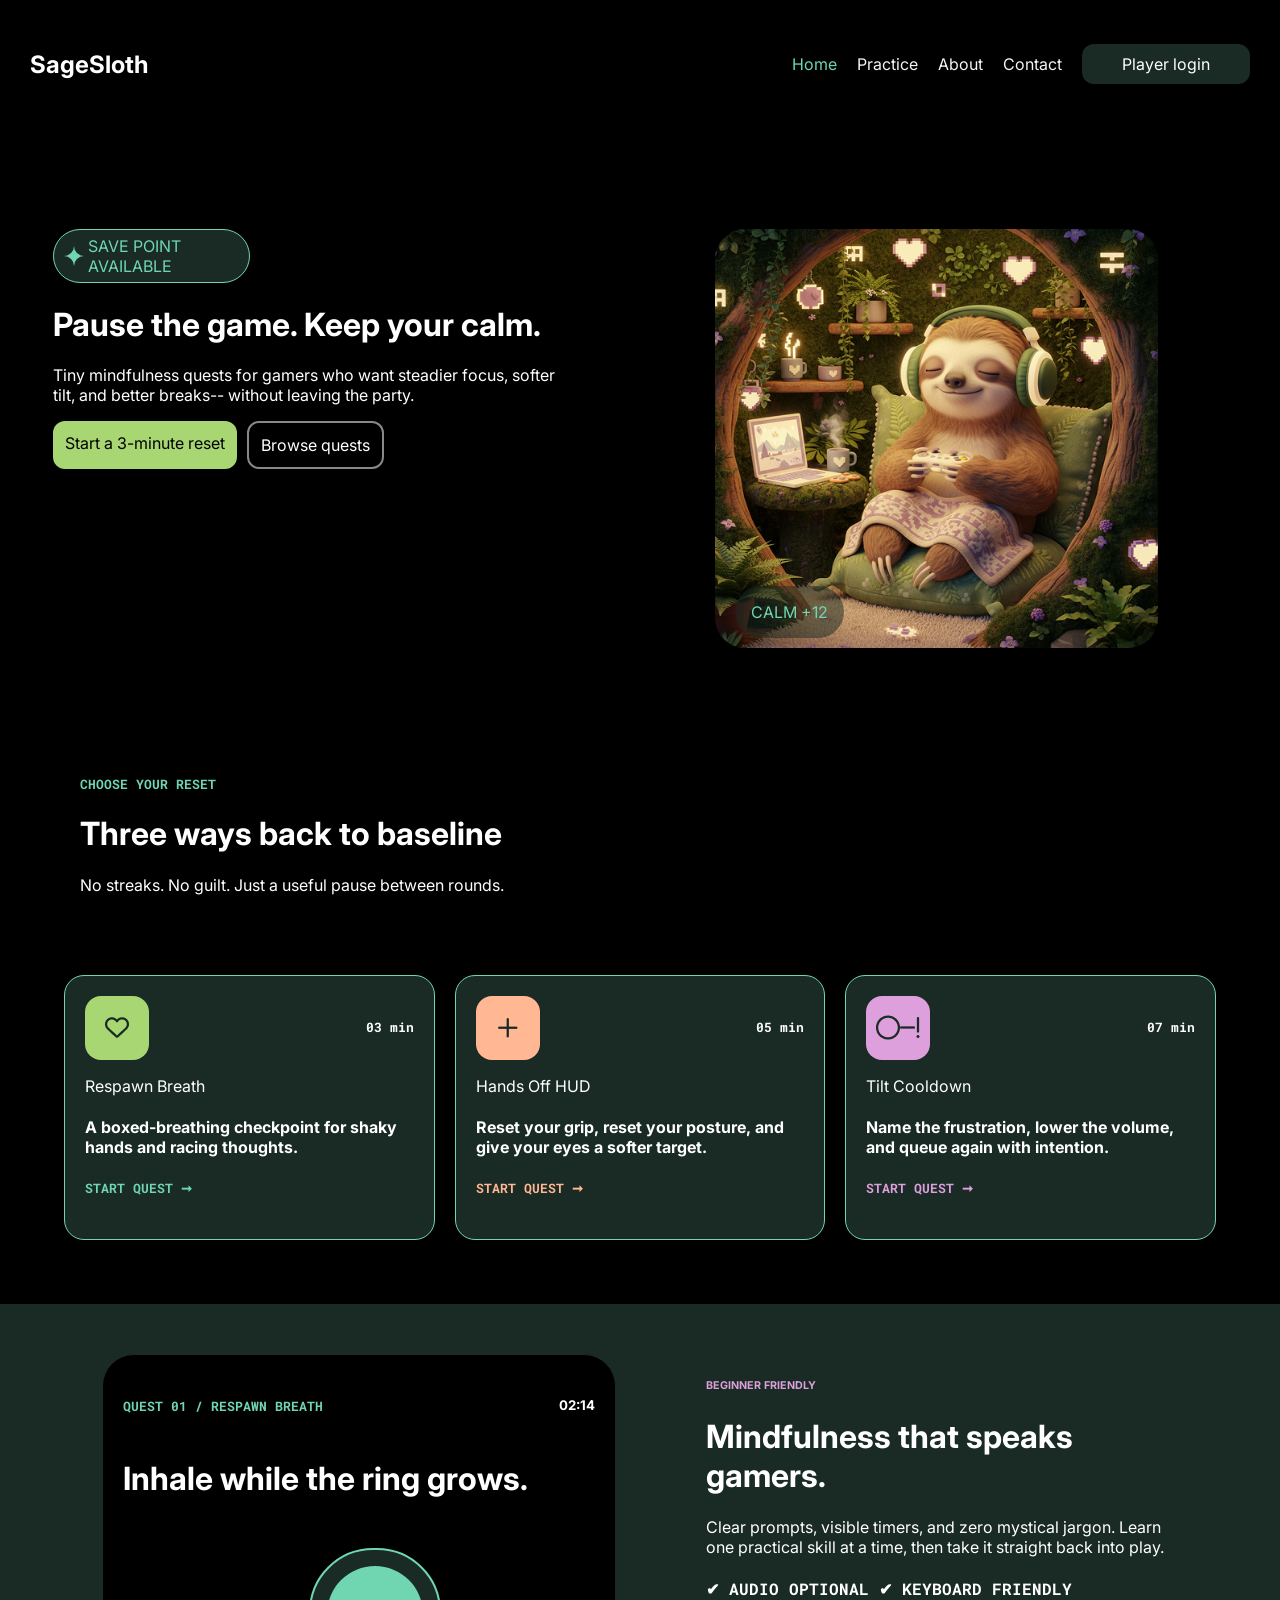
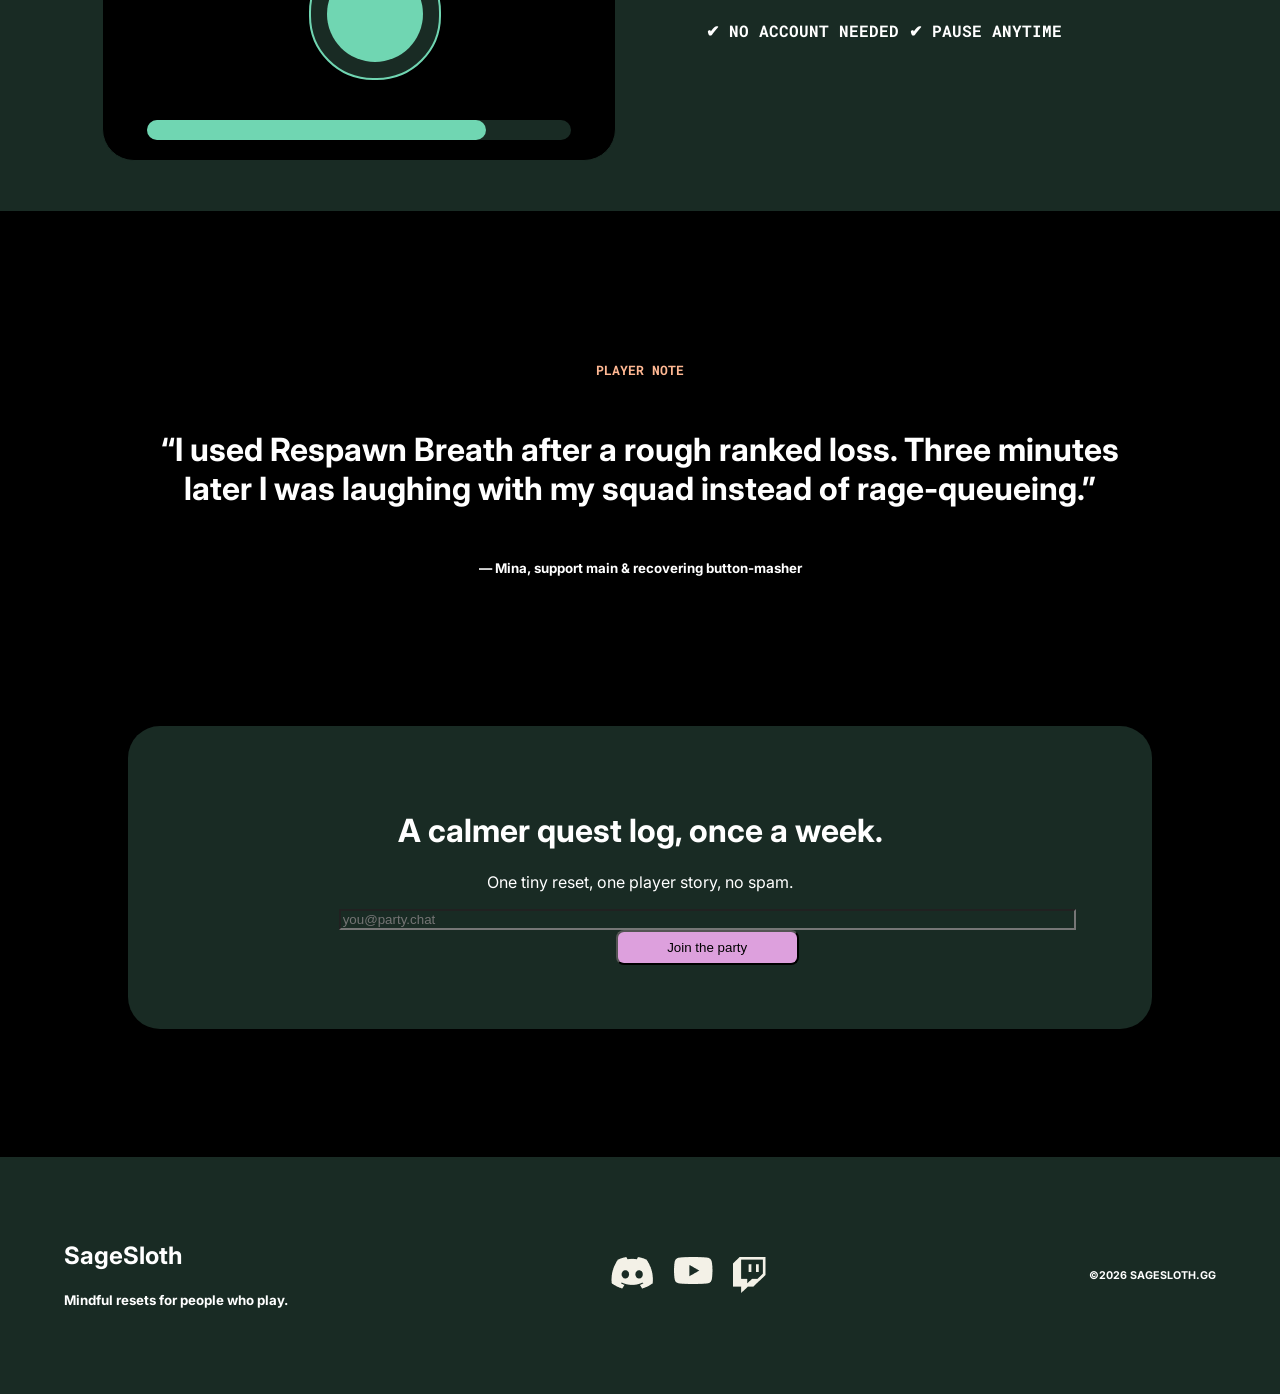
<file: index.html>
<!DOCTYPE html>
<html lang="en">
<head>
    <link rel="stylesheet" href="CSS\style.css">
    <title>Home - SageSloth</title>
    <link rel="preconnect" href="https://fonts.googleapis.com">
    <link rel="preconnect" href="https://fonts.gstatic.com" crossorigin>
    <link href="https://fonts.googleapis.com/css2?family=Roboto+Mono:ital,wght@0,100..700;1,100..700&display=swap" rel="stylesheet">
    <link rel="preconnect" href="https://fonts.googleapis.com">
    <link rel="preconnect" href="https://fonts.gstatic.com" crossorigin>
    <link href="https://fonts.googleapis.com/css2?family=Inter:ital,opsz,wght@0,14..32,100..900;1,14..32,100..900&display=swap" rel="stylesheet">
</head>
<body>
    <nav>
        <div><h1>SageSloth</h1></div>
        <div class="headerButtons">
            <div class="headerButton" id="currentHeader">Home</div>
            <div class="headerButton"><a href="practice.html">Practice</a></div>
            <div class="headerButton"><a href="about.html">About</a></div>
            <div class="headerButton"><a href="contact.html">Contact</a></div>
            <div class="headerButton" id="playerLoginHeader">Player login</div>
        </div>
    </nav>
    <div class="hero">
        <div class="heroMains">
            <div id="heroSave">
                <div id="heroSaveCircle">
                    <div class="heroSaveCircleLayers">
                        <div class="heroSaveCircleCorners" id="hSCC1"></div>
                        <div class="heroSaveCircleCorners" id="hSCC2"></div>
                    </div>
                    <div class="heroSaveCircleLayers">
                        <div class="heroSaveCircleCorners" id="hSCC3"></div>
                        <div class="heroSaveCircleCorners" id="hSCC4"></div>
                    </div>
                </div>
                <p id="heroSaveText">SAVE POINT AVAILABLE</p>
            </div>
            <h1>Pause the game. Keep your calm.</h1>
            <p>Tiny mindfulness quests for gamers who want steadier focus, softer tilt, and better breaks-- without leaving the party.</p>
            <div class="heroButtons">
                <div id="greenHeroButton">Start a 3-minute reset</div>
                <div id="blackHeroButton">Browse quests</div>
            </div>
        </div>
        <div class="heroMains" id="heroImage">
            <img src="Images\sage-sloth.png" alt="AI sloth">
            <div id="imageCalm">CALM +12</div>
        </div>
    </div>
    <div class="resetModes">
        <div id="resetModesTop">
            <h5>CHOOSE YOUR RESET</h5>
            <h1>Three ways back to baseline</h1>
            <p>No streaks. No guilt. Just a useful pause between rounds.</p>
        </div>
        <div class="resetModesOptions">
            <div class="rMOption">
                <div class="rMOptionImageTime">
                    <div id="RMOITheart">
                        <img src="Images\heart-icon.png" alt="heart">
                    </div>
                    <h5>03 min</h5>
                </div>
                <p>Respawn Breath</p>
                <h4>A boxed-breathing checkpoint for shaky hands and racing thoughts.</h4>
                <h5 id="resetModesHeartStart">START QUEST &#10142;</h5>
            </div>
            <div class="rMOption">
                                <div class="rMOptionImageTime">
                    <div id="RMOITplus">
                        <img src="Images\plus-icon.png" alt="plus">
                    </div>
                    <h5>05 min</h5>
                </div>
                <p>Hands Off HUD</p>
                <h4>Reset your grip, reset your posture, and give your eyes a softer target.</h4>
                <h5 id="resetModesPlusStart">START QUEST &#10142;</h5>
            </div>
            <div class="rMOption">
                                <div class="rMOptionImageTime">
                    <div id="RMOITtilt">
                        <img src="Images\tilt-icon.png" alt="tilt">
                    </div>
                    <h5>07 min</h5>
                </div>
                <p>Tilt Cooldown</p>
                <h4>Name the frustration, lower the volume, and queue again with intention.</h4>
                <h5 id="resetModesTiltStart">START QUEST &#10142;</h5>
            </div>
        </div>
    </div>
    <div class="beginnerQuest">
        <div id="questMain">
            <div id="questBreatheBox">
                <div id="questTimer">
                    <h5 id="questTimerName">QUEST 01 / RESPAWN BREATH</h5>
                    <h5> 02:14</h5>
                </div>
                <h1>Inhale while the ring grows.</h1>
                <div id="questBreatheCircle">
                    <div></div>
                </div>
                <div id="questProgress">
                    <div></div>
                </div>
            </div>
            <div id="questDesc">
                <h6>BEGINNER FRIENDLY</h6>
                <h1>Mindfulness that speaks gamers.</h1>
                <p>Clear prompts, visible timers, and zero mystical jargon. Learn one practical skill at a time, then take it straight back into play.</p>
                <h4>&#10004; AUDIO OPTIONAL   &#10004; KEYBOARD FRIENDLY</h4>
                <h4>&#10004; NO ACCOUNT NEEDED   &#10004; PAUSE ANYTIME</h4>
            </div>
        </div>
    </div>
    <div id="playerNoteMain">
        <h5 id="playerNoteNote">PLAYER NOTE</h5>
        <h1>“I used Respawn Breath after a rough ranked loss. Three minutes later I was laughing with my squad instead of rage-queueing.”</h1>
        <h5>— Mina, support main & recovering button-masher</h5>
    </div>
    <div id="inviteMain">
        <h1>A calmer quest log, once a week.</h1>
        <p>One tiny reset, one player story, no spam.</p>
        <div  id="inviteDiv">
            <form>
                <input id="inviteField" type="email" placeholder="you@party.chat" size="90">
                <input id="inviteButton" type="button" value="Join the party">
            </form>
        </div>
    </div>
    <footer>
        <div>
            <h2>SageSloth</h2>
            <h5>Mindful resets for people who play.</h5>
        </div>
        <div>
            <div id="footerIcons">
                <img src="Images\discord-icon.png" alt="practice">
                <img src="Images\youtube-icon.png" alt="about">
                <img src="Images\twitch-icon.png" alt="contact">
            </div>
        </div>
        <div>
            <h6> &#169;2026 SAGESLOTH.GG</h6>
        </div>
    </footer>
</body>
</html>
</file>
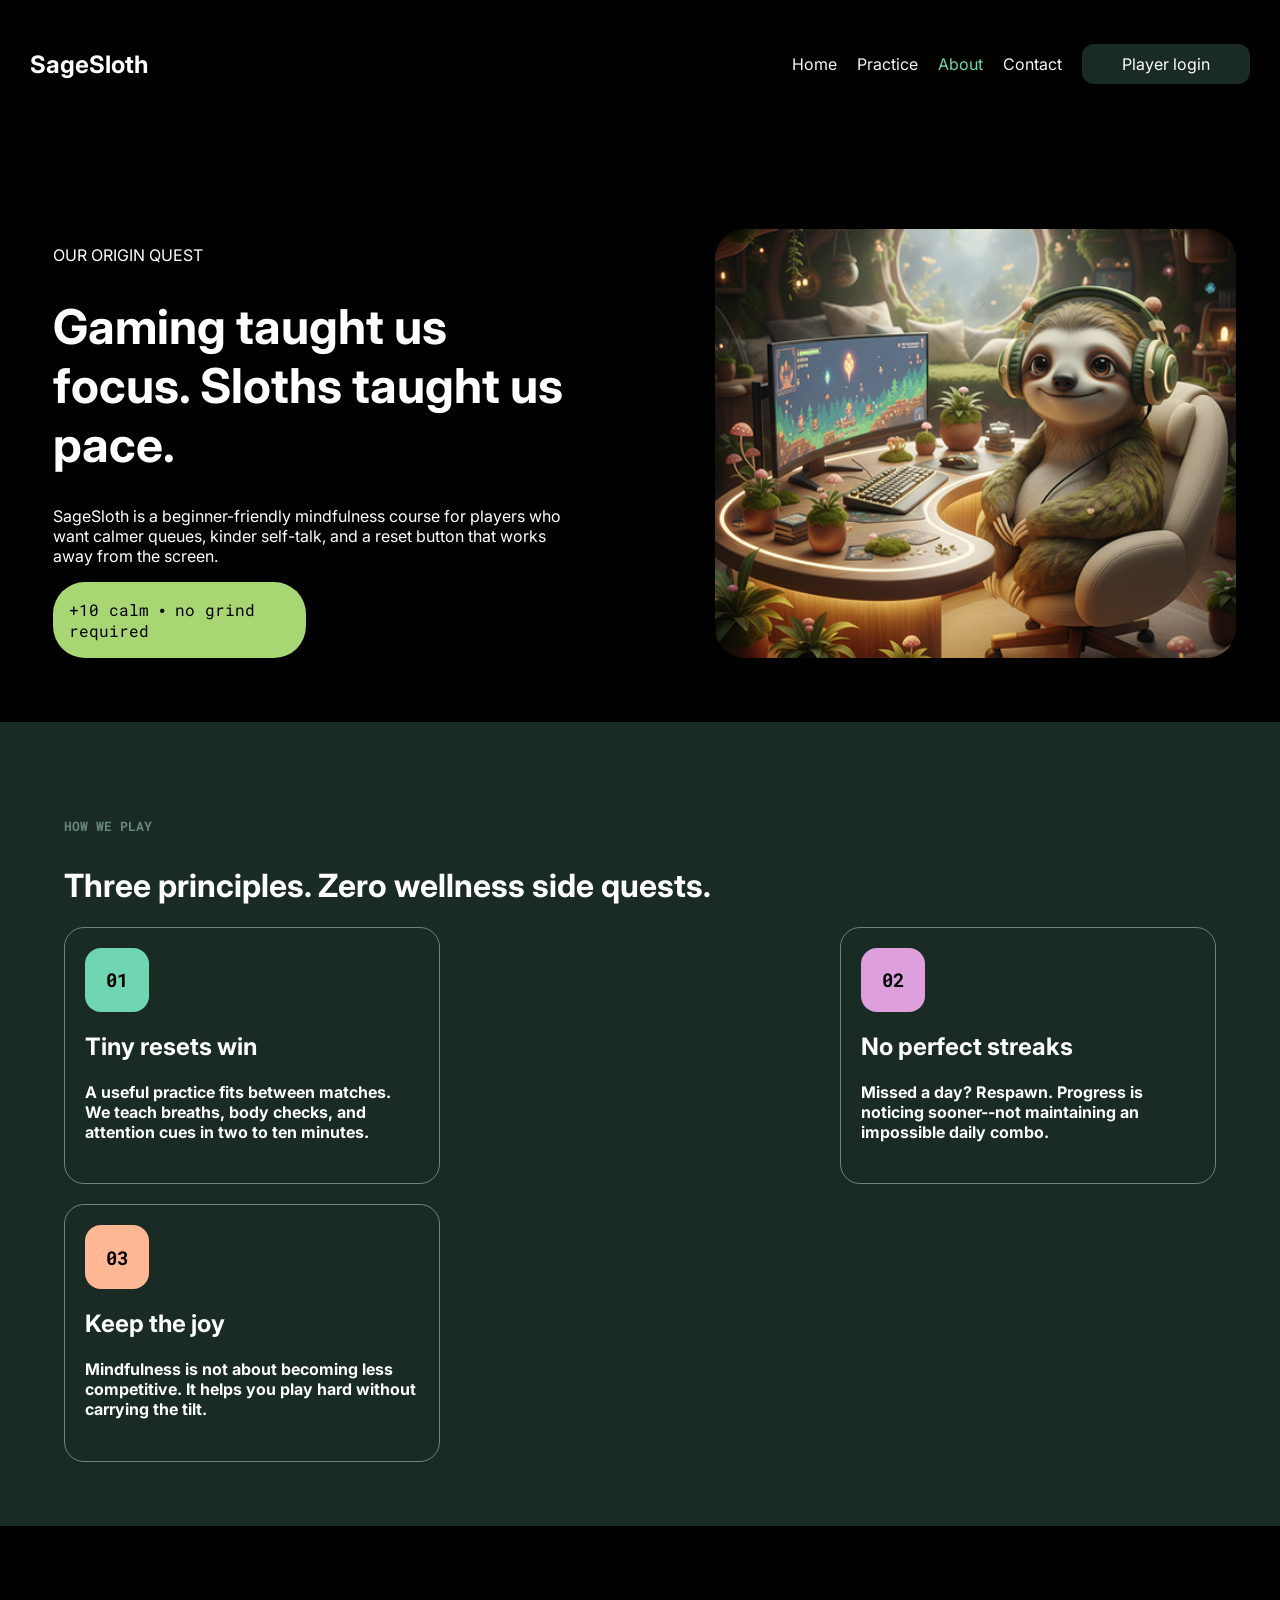
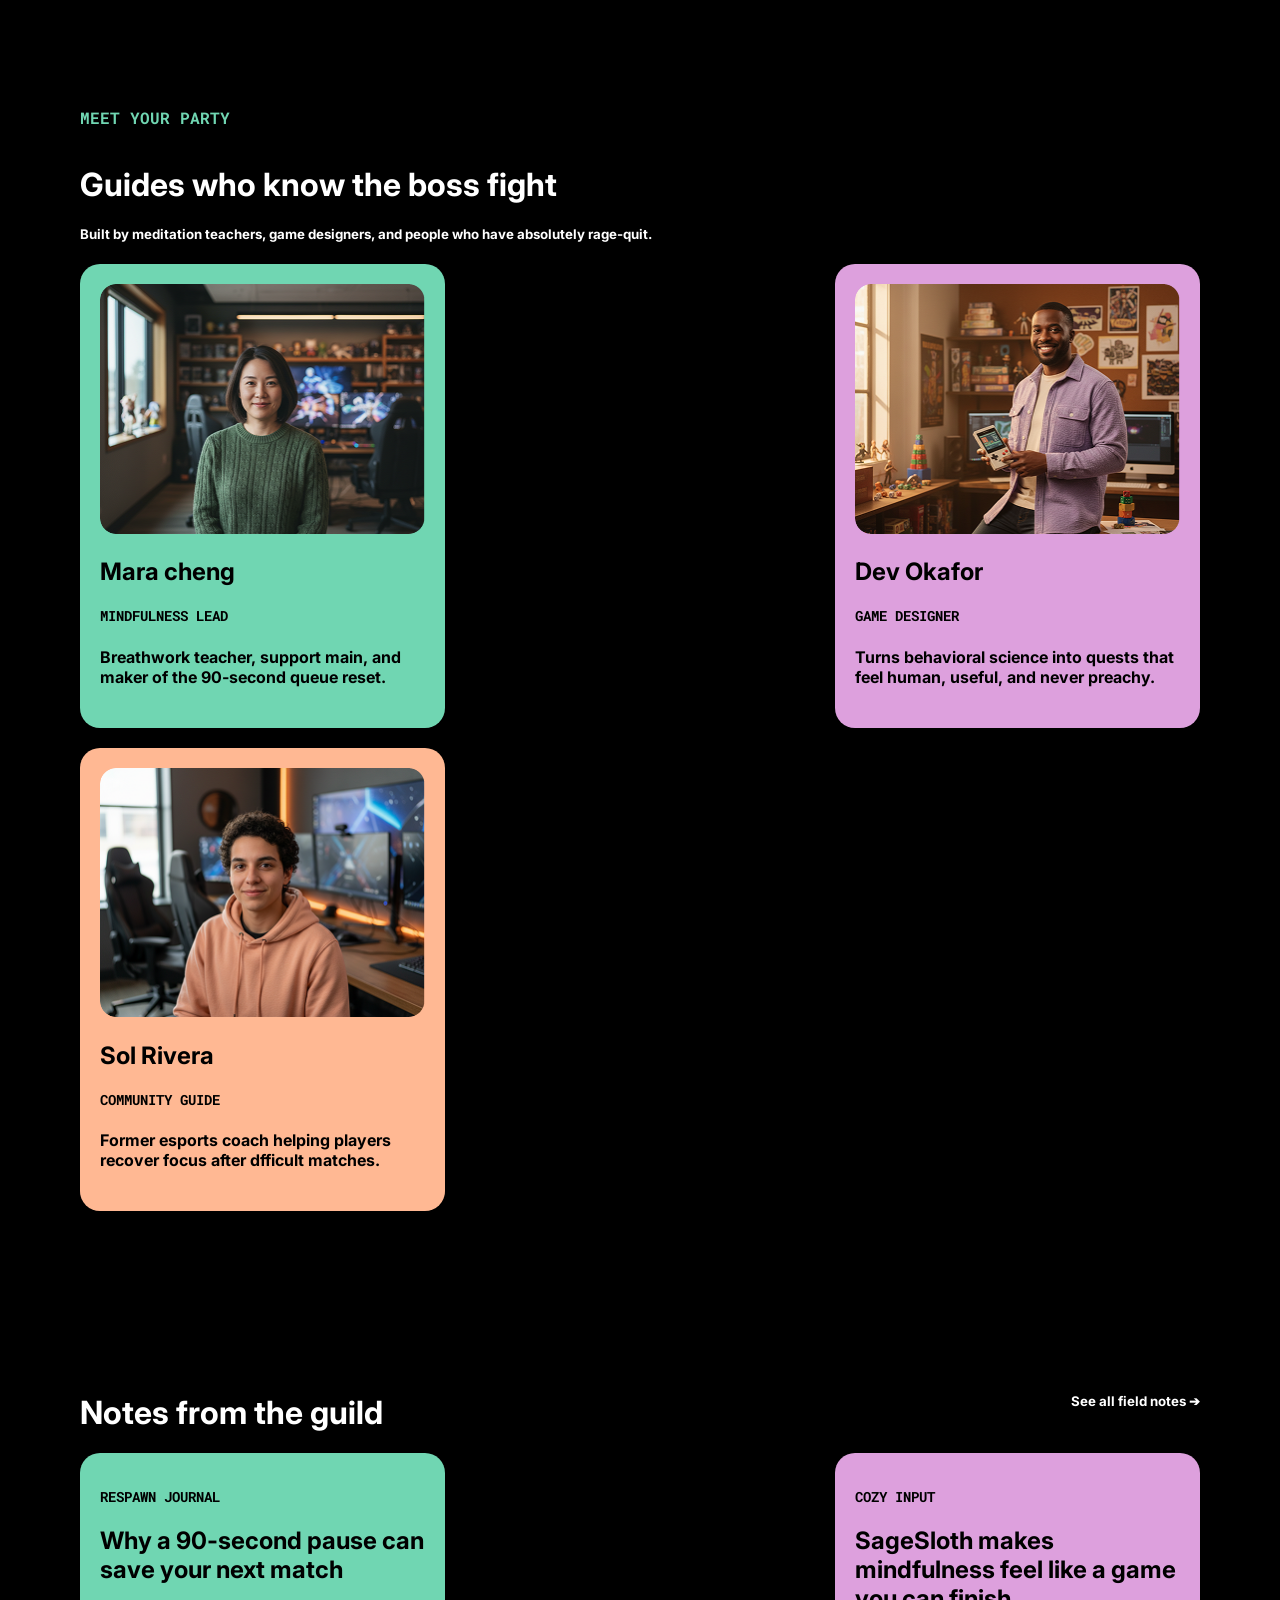
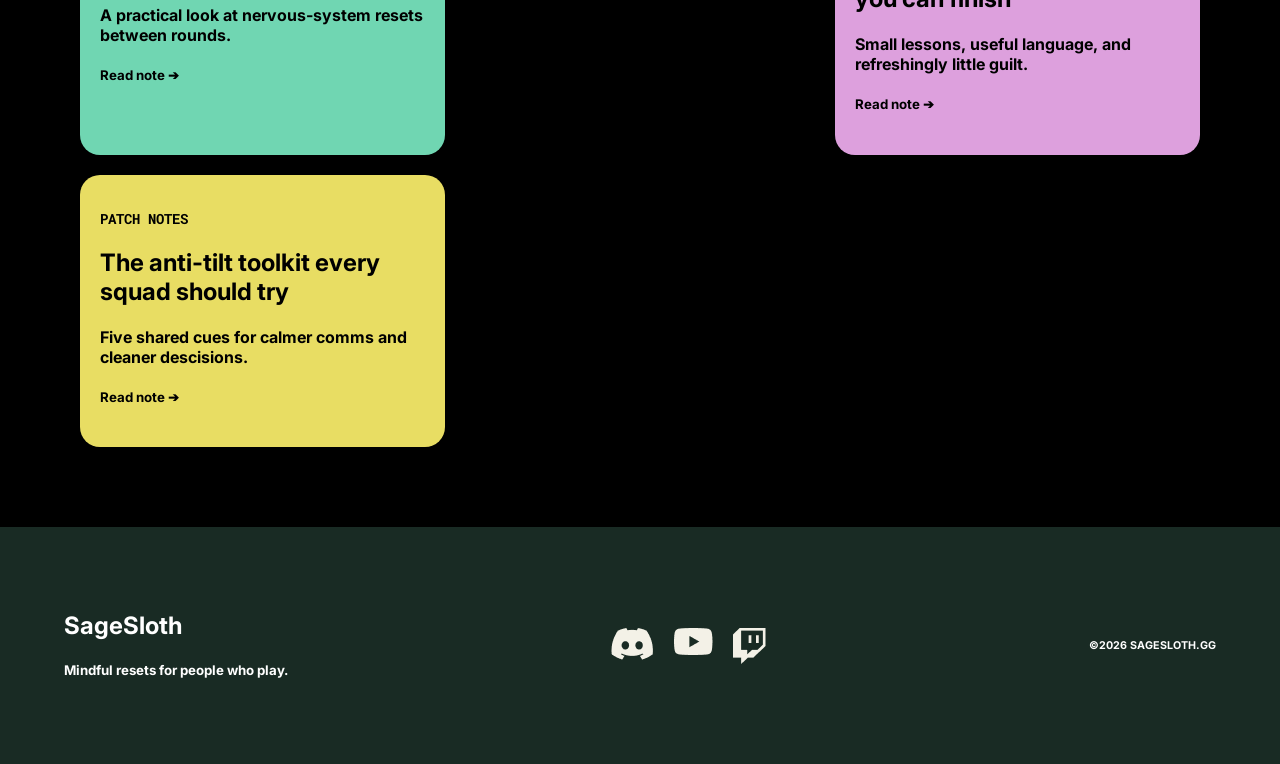
<file: about.html>
<!DOCTYPE html>
<html lang="en">
<head>
    <link rel="stylesheet" href="CSS\about.css">
    <title>About - SageSloth</title>
    <link rel="preconnect" href="https://fonts.googleapis.com">
    <link rel="preconnect" href="https://fonts.gstatic.com" crossorigin>
    <link href="https://fonts.googleapis.com/css2?family=Roboto+Mono:ital,wght@0,100..700;1,100..700&display=swap" rel="stylesheet">
    <link rel="preconnect" href="https://fonts.googleapis.com">
    <link rel="preconnect" href="https://fonts.gstatic.com" crossorigin>
    <link href="https://fonts.googleapis.com/css2?family=Inter:ital,opsz,wght@0,14..32,100..900;1,14..32,100..900&display=swap" rel="stylesheet">
</head>
<body>
    <nav>
        <div><h1>SageSloth</h1></div>
        <div class="headerButtons">
            <div class="headerButton"><a href="index.html">Home</a></div>
            <div class="headerButton"><a href="practice.html">Practice</a></div>
            <div class="headerButton" id="currentHeader">About</div>
            <div class="headerButton"><a href="contact.html">Contact</a></div>
            <div class="headerButton" id="playerLoginHeader">Player login</div>
        </div>
    </nav>
    <div class="hero">
        <div class="heroMains">
            <p id="heroQuestText">OUR ORIGIN QUEST</p>
            <h1>Gaming taught us focus. Sloths taught us pace.</h1>
            <p>SageSloth is a beginner-friendly mindfulness course for players who want calmer queues, kinder self-talk, and a reset button that works away from the screen.</p>
            <div>
                <p>+10 calm &#10625; no grind required</p>
            </div>
        </div>
        <div class="heroMains"><img src="Images\about-sloth.png" alt="AI sloth"></div>
    </div>
    <div class="resetModes">
        <div id="resetModesTop">
            <h6>HOW WE PLAY</h6>
            <h1>Three principles. Zero wellness side quests.</h1>
        </div>
        <div class="resetModesOptions">
            <div class="rMOption">
                    <div id="RMOITA1">
                        <h3>01</h3>
                    </div>
                <h2>Tiny resets win</h2>
                <h4>A useful practice fits between matches. We teach breaths, body checks, and attention cues in two to ten minutes.</h4>
            </div>
                        <div class="rMOption">
                    <div id="RMOITA2">
                        <h3>02</h3>
                    </div>
                <h2>No perfect streaks</h2>
                <h4>Missed a day? Respawn. Progress is noticing sooner--not maintaining an impossible daily combo.</h4>
            </div>
            <div class="rMOption">
                    <div id="RMOITA3">
                        <h3>03</h3>
                    </div>
                <h2>Keep the joy</h2>
                <h4>Mindfulness is not about becoming less competitive. It helps you play hard without carrying the tilt.</h4>
            </div>
        </div>
    </div>
    <div class="party">
        <div id="partyTop">
            <h6 id="partyQuestText">MEET YOUR PARTY</h6>
            <h1>Guides who know the boss fight</h1>
            <h5>Built by meditation teachers, game designers, and people who have absolutely rage-quit.</h5>
        </div>
        <div class="partyOptions">
            <div class="parOption1">
                <img src="Images\mara-image.png" alt="Mara">
                <h2>Mara cheng</h2>
                <h3>MINDFULNESS LEAD</h3>
                <h4>Breathwork teacher, support main, and maker of the 90-second queue reset.</h4>
            </div>
                        <div class="parOption2">
                <img src="Images\developer-image.png" alt="Dev">
                <h2>Dev Okafor</h2>
                <h3>GAME DESIGNER</h3>
                <h4>Turns behavioral science into quests that feel human, useful, and never preachy.</h4>
            </div>
                        <div class="parOption3">
                <img src="Images\woman-image.png" alt="Sol">
                <h2>Sol Rivera</h2>
                <h3>COMMUNITY GUIDE</h3>
                <h4>Former esports coach helping players recover focus after dfficult matches.</h4>
            </div>
        </div>
    </div>
    <div class="notes">
        <div id="notesTop">
            <h1>Notes from the guild</h1>
            <h5>See all field notes &#10132; </h5>
        </div>
        <div class="notesOptions">
            <div class="noteOption1">
                <h3>RESPAWN JOURNAL</h3>
                <h2>Why a 90-second pause can save your next match</h2>
                <h4>A practical look at nervous-system resets between rounds.</h4>
                <h5>Read note &#10132;</h5>
            </div>
            <div class="noteOption2">
                <h3>COZY INPUT</h3>
                <h2>SageSloth makes mindfulness feel like a game you can finish</h2>
                <h4>Small lessons, useful language, and refreshingly little guilt.</h4>
                <h5>Read note &#10132;</h5>
            </div>
            <div class="noteOption3">
                <h3>PATCH NOTES</h3>
                <h2>The anti-tilt toolkit every squad should try</h2>
                <h4>Five shared cues for calmer comms and cleaner descisions.</h4>
                <h5>Read note &#10132;</h5>
            </div>
        </div>
    </div>
    <footer>
        <div>
            <h2>SageSloth</h2>
            <h5>Mindful resets for people who play.</h5>
        </div>
        <div>
            <div id="footerIcons">
                <img src="Images\discord-icon.png" alt="practice">
                <img src="Images\youtube-icon.png" alt="about">
                <img src="Images\twitch-icon.png" alt="contact">
            </div>
        </div>
        <div>
            <h6> &#169;2026 SAGESLOTH.GG</h6>
        </div>
    </footer>
</body>
</html>
</file>
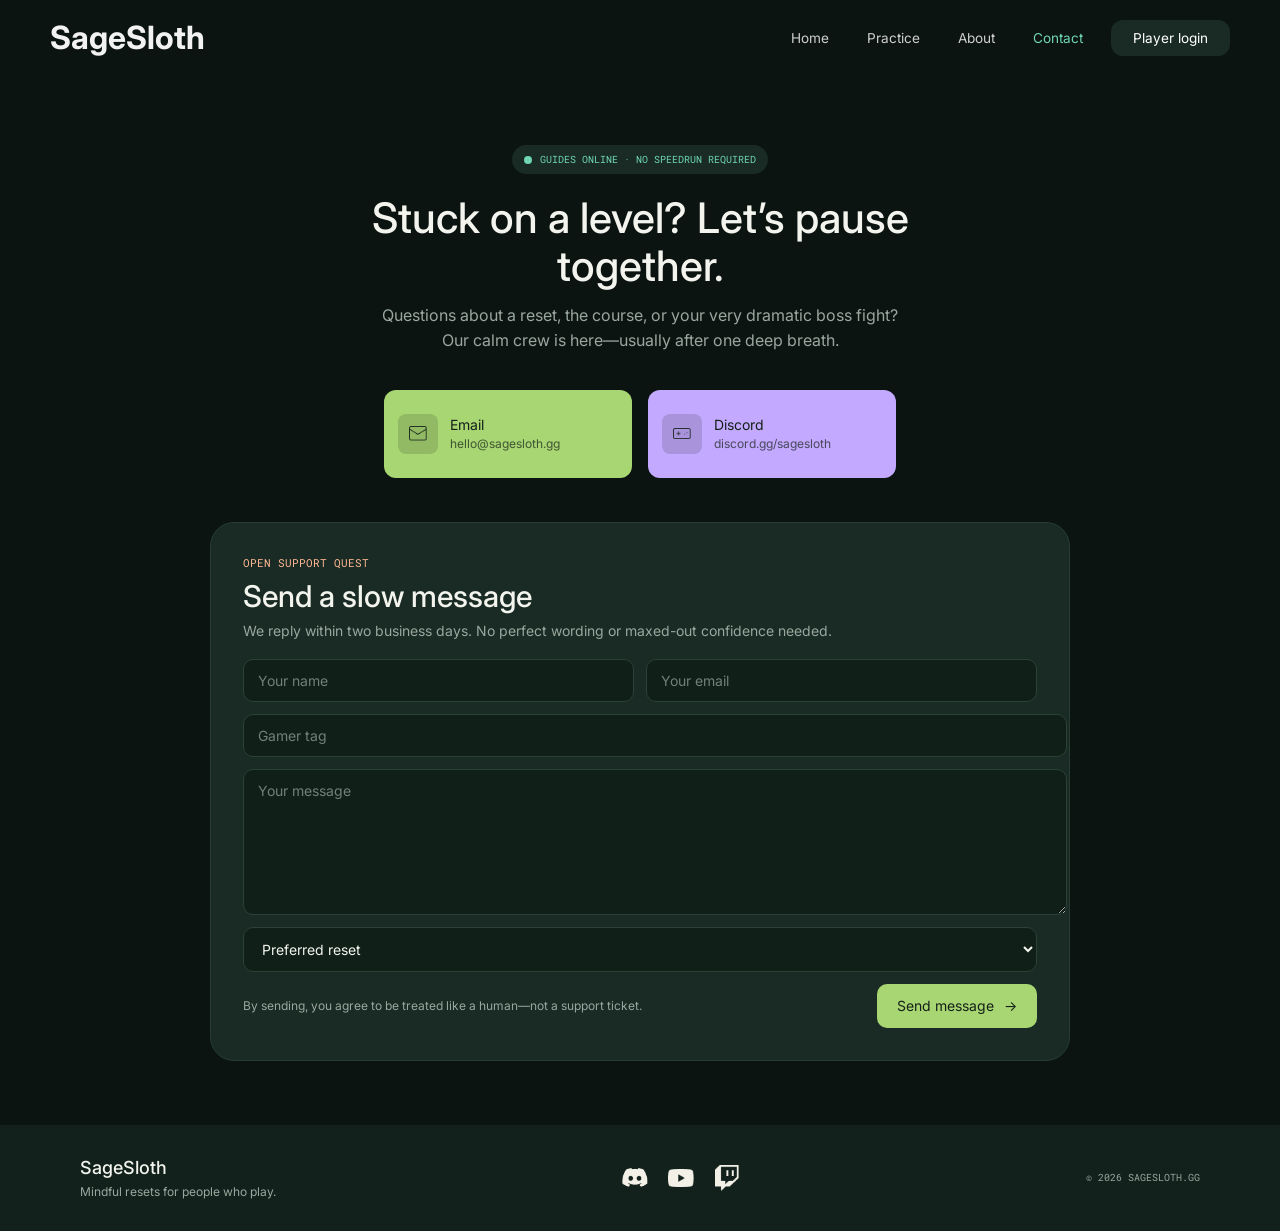
<file: contact.html>
<!DOCTYPE html>
<html lang="en">
<head>
    <meta charset="UTF-8">
    <meta name="viewport" content="width=device-width, initial-scale=1.0">
    <link rel="stylesheet" href="CSS/contact.css">
    <title>Contact - SageSloth</title>
    <link rel="preconnect" href="https://fonts.googleapis.com">
    <link rel="preconnect" href="https://fonts.gstatic.com" crossorigin>
    <link href="https://fonts.googleapis.com/css2?family=Roboto+Mono:ital,wght@0,100..700;1,100..700&display=swap" rel="stylesheet">
    <link href="https://fonts.googleapis.com/css2?family=Inter:ital,opsz,wght@0,14..32,100..900;1,14..32,100..900&display=swap" rel="stylesheet">
</head>
<body>
    <div class="page-container">
        <nav>
            <h1>SageSloth</h1>
            <div class="nav-links">
                <a class="nav-link" href="index.html">Home</a>
                <a class="nav-link" href="practice.html">Practice</a>
                <a class="nav-link" href="about.html">About</a>
                <span class="nav-link is-active" aria-current="page">Contact</span>
                <span class="nav-login-button">Player login</span>
            </div>
        </nav>
    </div>

    <main>
        <section class="hero" aria-labelledby="contact-title">
            <div class="hero-content">
                <div class="status-badge">
                    <span class="status-dot" aria-hidden="true"></span>
                    <p class="status-label">GUIDES ONLINE &middot; NO SPEEDRUN REQUIRED</p>
                </div>
                <h1 id="contact-title">Stuck on a level? Let&rsquo;s pause together.</h1>
                <p>Questions about a reset, the course, or your very dramatic boss fight? Our calm crew is here&mdash;usually after one deep breath.</p>
            </div>
        </section>

        <section class="contact-options" aria-label="Contact options">
            <a class="contact-card email-card" href="mailto:hello@sagesloth.gg">
                <span class="contact-icon"><img src="Images/mail-icon.png" alt=""></span>
                <span class="contact-info">
                    <span class="contact-label">Email</span>
                    <span class="contact-detail">hello@sagesloth.gg</span>
                </span>
            </a>
            <a class="contact-card discord-card" href="https://discord.gg/sagesloth">
                <span class="contact-icon"><img src="Images/console-icon.png" alt=""></span>
                <span class="contact-info">
                    <span class="contact-label">Discord</span>
                    <span class="contact-detail">discord.gg/sagesloth</span>
                </span>
            </a>
        </section>

        <section class="message-card" aria-labelledby="message-title">
            <p class="message-label">OPEN SUPPORT QUEST</p>
            <h2 id="message-title">Send a slow message</h2>
            <p class="message-intro">We reply within two business days. No perfect wording or maxed-out confidence needed.</p>
            <form action="mailto:hello@sagesloth.gg" method="post" enctype="text/plain">
                <div class="form-fields">
                    <input type="text" name="name" placeholder="Your name" aria-label="Your name" autocomplete="name" required>
                    <input type="email" name="email" placeholder="Your email" aria-label="Your email" autocomplete="email" required>
                </div>
                <input type="text" name="gamer-tag" placeholder="Gamer tag" aria-label="Gamer tag">
                <textarea name="message" placeholder="Your message" aria-label="Your message" required></textarea>
                <select name="preferred-reset" aria-label="Preferred reset">
                    <option value="" selected>Preferred reset</option>
                    <option value="respawn-breath">Respawn Breath</option>
                    <option value="hands-off-hud">Hands Off HUD</option>
                    <option value="tilt-cooldown">Tilt Cooldown</option>
                    <option value="not-sure">Not sure yet</option>
                </select>
                <div class="form-actions">
                    <p>By sending, you agree to be treated like a human&mdash;not a support ticket.</p>
                    <button class="send-button" type="submit">Send message <span aria-hidden="true">&rarr;</span></button>
                </div>
            </form>
        </section>
    </main>

    <footer>
        <div>
            <h2>SageSloth</h2>
            <p>Mindful resets for people who play.</p>
        </div>
        <div class="social-links">
            <a href="https://discord.gg/sagesloth" aria-label="SageSloth on Discord"><img src="Images/discord-icon.png" alt=""></a>
            <img src="Images/youtube-icon.png" alt="YouTube">
            <img src="Images/twitch-icon.png" alt="Twitch">
        </div>
        <p class="copyright">&copy; 2026 SAGESLOTH.GG</p>
    </footer>
</body>
</html>
</file>
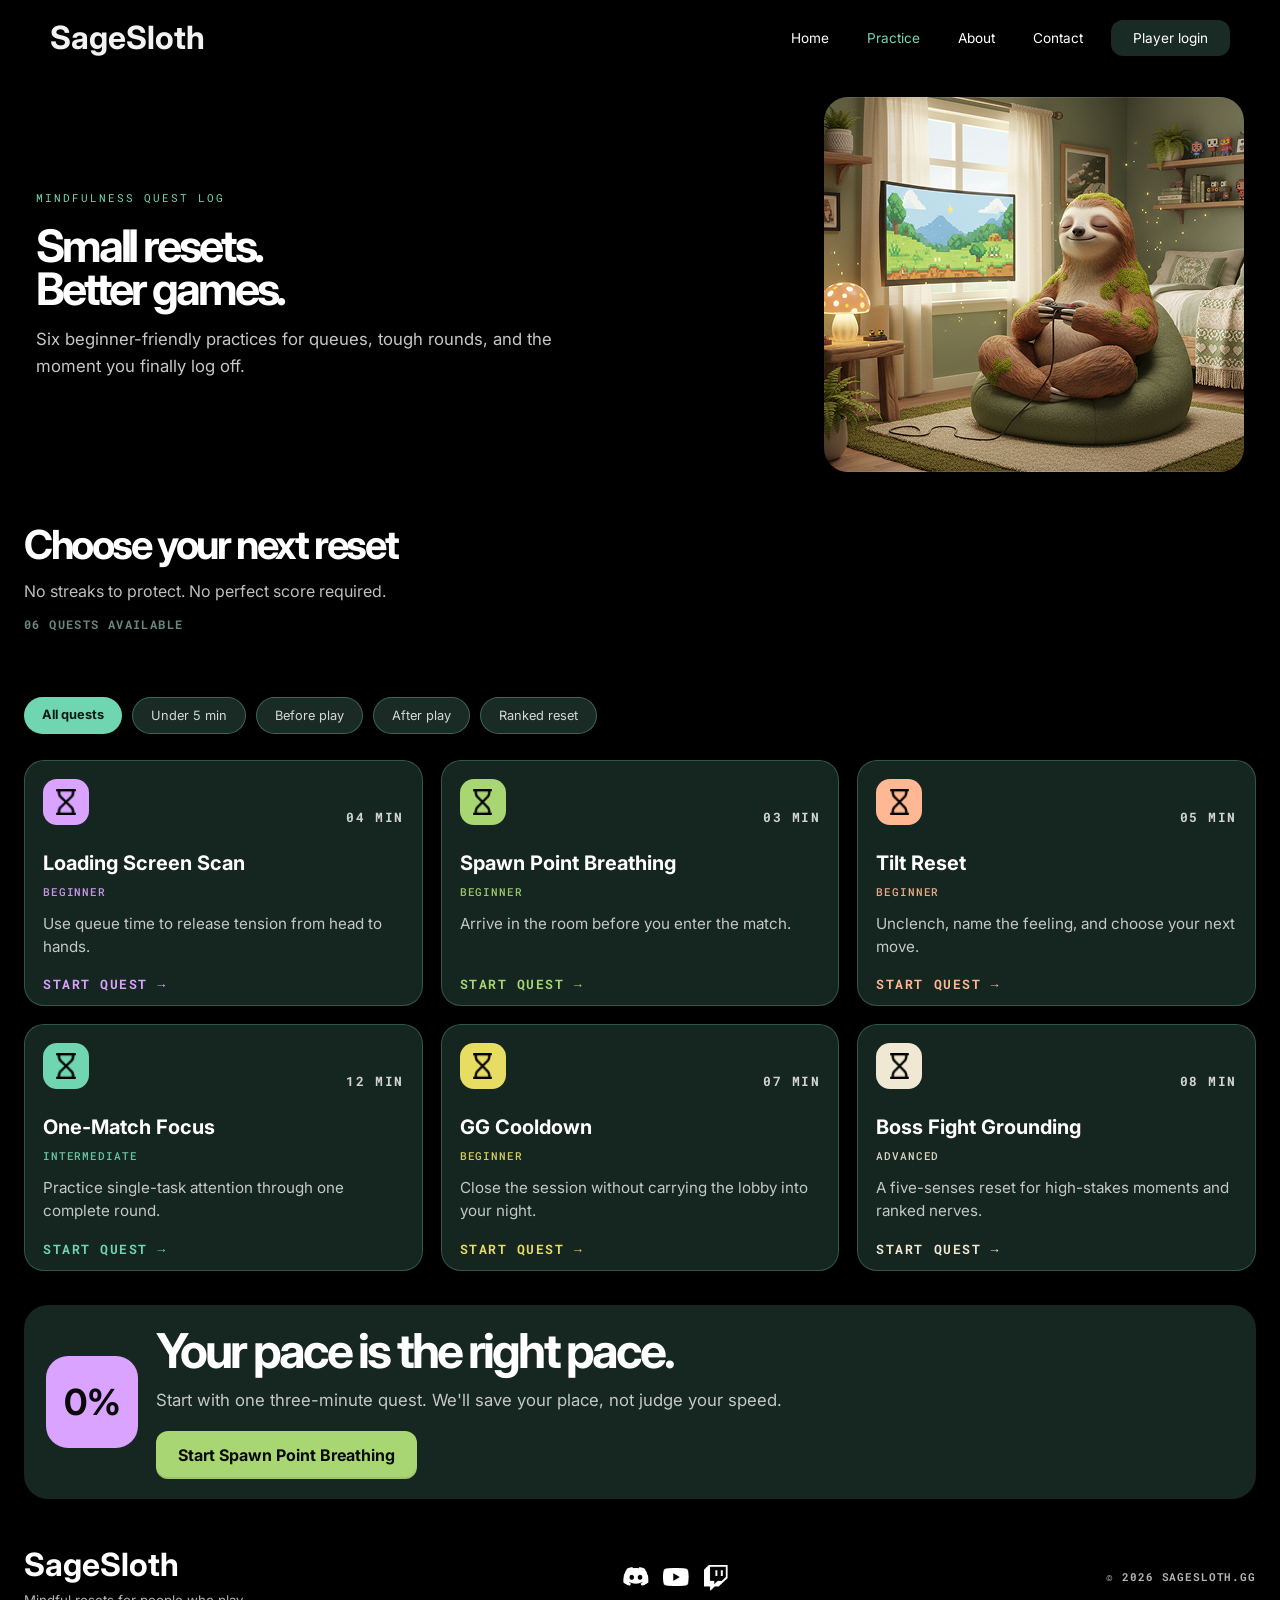
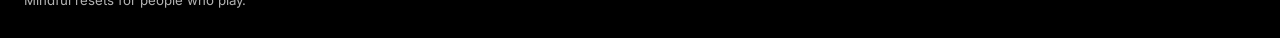
<file: practice.html>
<!DOCTYPE html>
<html lang="en">
<head>
    <meta charset="UTF-8">
    <meta name="viewport" content="width=device-width, initial-scale=1.0">
    <title>Practice - SageSloth</title>
    <link rel="preconnect" href="https://fonts.googleapis.com">
    <link rel="preconnect" href="https://fonts.gstatic.com" crossorigin>
    <link href="https://fonts.googleapis.com/css2?family=Roboto+Mono:ital,wght@0,100..700;1,100..700&display=swap" rel="stylesheet">
    <link href="https://fonts.googleapis.com/css2?family=Inter:ital,opsz,wght@0,14..32,100..900;1,14..32,100..900&display=swap" rel="stylesheet">
    <link rel="stylesheet" href="CSS/practice.css">
</head>
<body>
<div class="page-shell">
    <nav class="topbar">
        <div><h1>SageSloth</h1></div>
        <div class="nav">
            <div class="nav-item"><a href="index.html">Home</a></div>
            <div class="nav-item active">Practice</div>
            <div class="nav-item"><a href="about.html">About</a></div>
            <div class="nav-item"><a href="contact.html">Contact</a></div>
            <div class="nav-login">Player login</div>
        </div>
    </nav>

    <section class="hero">
        <div class="hero-copy">
            <p id="hero-tag">MINDFULNESS QUEST LOG</p>
            <h1>Small resets.<br>Better games.</h1>
            <p>Six beginner-friendly practices for queues, tough rounds, and the moment you finally log off.</p>
        </div>

        <div class="hero-visual">
            <img src="Images\practice-sloth.png" alt="AI sloth">
        </div>
    </section>

    <section class="quest-section">
        <div class="section-title">
            <h1>Choose your next reset</h1>
            <p>No streaks to protect. No perfect score required.</p>
            <h6>06 quests available</h6>
        </div>

        <div class="filter-bar">
            <div class="filter active">All quests</div>
            <div class="filter">Under 5 min</div>
            <div class="filter">Before play</div>
            <div class="filter">After play</div>
            <div class="filter">Ranked reset</div>
        </div>

        <div class="cards">
            <div class="quest-card">
                <div class="card-top">
                    <div class="icon heart"><img src="Images\hourglass-icon.png" alt="heart"></div>
                    <h5>04 min</h5>
                </div>
                <h2>Loading Screen Scan</h2>
                <h6 class="tone-purple">Beginner</h6>
                <p>Use queue time to release tension from head to hands.</p>
                <h5 class="tone-purple">Start quest →</h5>
            </div>

            <div class="quest-card">
                <div class="card-top">
                    <div class="icon breath"><img src="Images\hourglass-icon.png" alt="breath"></div>
                    <h5>03 min</h5>
                </div>
                <h2>Spawn Point Breathing</h2>
                <h6 class="tone-lightgreen">Beginner</h6>
                <p>Arrive in the room before you enter the match.</p>
                <h5 class="tone-lightgreen">Start quest →</h5>
            </div>

            <div class="quest-card">
                <div class="card-top">
                    <div class="icon tilt"><img src="Images\hourglass-icon.png" alt="tilt"></div>
                    <h5>05 min</h5>
                </div>
                <h2>Tilt Reset</h2>
                <h6 class="tone-peach">Beginner</h6>
                <p>Unclench, name the feeling, and choose your next move.</p>
                <h5 class="tone-peach">Start quest →</h5>
            </div>

            <div class="quest-card">
                <div class="card-top">
                    <div class="icon focus"><img src="Images\hourglass-icon.png" alt="focus"></div>
                    <h5>12 min</h5>
                </div>
                <h2>One-Match Focus</h2>
                <h6 class="tone-green">Intermediate</h6>
                <p>Practice single-task attention through one complete round.</p>
                <h5 class="tone-green">Start quest →</h5>
            </div>

            <div class="quest-card">
                <div class="card-top">
                    <div class="icon cooldown"><img src="Images\hourglass-icon.png" alt="cooldown"></div>
                    <h5>07 min</h5>
                </div>
                <h2>GG Cooldown</h2>
                <h6 class="tone-yellow">Beginner</h6>
                <p>Close the session without carrying the lobby into your night.</p>
                <h5 class="tone-yellow">Start quest →</h5>
            </div>

            <div class="quest-card">
                <div class="card-top">
                    <div class="icon ground"><img src="Images\hourglass-icon.png" alt="grounding"></div>
                    <h5>08 min</h5>
                </div>
                <h2>Boss Fight Grounding</h2>
                <h6 class="tone-light">Advanced</h6>
                <p>A five-senses reset for high-stakes moments and ranked nerves.</p>
                <h5 class="tone-light">Start quest →</h5>
            </div>
        </div>
    </section>

    <section class="pace-panel">
        <div class="pace-badge">0%</div>
        <div class="pace-copy">
            <h1>Your pace is the right pace.</h1>
            <p>Start with one three-minute quest. We'll save your place, not judge your speed.</p>
            <div class="pace-button">Start Spawn Point Breathing</div>
        </div>
    </section>

    <footer>
        <div>
            <h2>SageSloth</h2>
            <h5>Mindful resets for people who play.</h5>
        </div>
        <div class="social-icons">
            <img src="Images\discord-icon.png" alt="discord">
            <img src="Images\youtube-icon.png" alt="youtube">
            <img src="Images\twitch-icon.png" alt="twitch">
        </div>
        <div>
            <h6>© 2026 SAGESLOTH.GG</h6>
        </div>
    </footer>
</div>
</body>
</html>
</file>
<file: CSS/contact.css>
:root {
    color-scheme: dark;
    --page: #0b1411;
    --panel: #192b24;
    --field: #102019;
    --mint: #70d6b2;
    --lime: #a8d672;
    --muted: #9aa79f;
}
body {
    background-color: var(--page);
    color: #f4f4ef;
    margin: 0;
    font-family: "Inter", sans-serif;
}

.page-container {
    max-width: 1280px;
    margin: 0 auto;
    padding: 0 24px;
}

nav {
    display: flex;
    justify-content: space-between;
    align-items: center;
    max-width: 1260px;
    margin: 0 auto;
    padding: 18px 26px 12px;
}

nav h1 {
    margin: 0;
    font-size: 2rem;
    font-weight: 700;
    color: #f2f2f2;
}

.nav-links {
    display: flex;
    align-items: center;
    gap: 18px;
    font-size: 0.85rem;
}

.nav-link {
    display: block;
    padding: 8px 10px;
    text-decoration: none;
    color: rgba(255, 255, 255, 0.8);
}

.nav-link:hover,
.nav-link.is-active {
    color: var(--mint);
}

.nav-login-button {
    background: var(--panel);
    border-radius: 12px;
    padding: 10px 22px;
    color: white;
}

main {
    padding-bottom: 64px;
}

.hero {
    display: flex;
    justify-content: center;
    padding: 76px 24px 0;
    text-align: center;
}

.hero-content {
    width: min(100%, 560px);
}

.status-badge {
    display: inline-flex;
    align-items: center;
    gap: 8px;
    padding: 8px 12px;
    border-radius: 50px;
    background-color: var(--panel);
    color: var(--mint);
}

.status-dot {
    width: 8px;
    height: 8px;
    flex: 0 0 8px;
    border-radius: 50%;
    background-color: var(--mint);
}

.status-label {
    margin: 0;
    font-family: "Roboto Mono", monospace;
    font-size: 10px;
}

.hero-content h1 {
    margin: 20px 0 12px;
    font-size: clamp(30px, 4vw, 42px);
    font-weight: 500;
    line-height: 1.15;
}

.hero-content > p {
    max-width: 530px;
    margin: 0 auto;
    color: var(--muted);
    font-size: 16px;
    line-height: 1.6;
}

.contact-options {
    display: flex;
    justify-content: center;
    gap: 16px;
    margin: 36px 24px 44px;
}

.contact-card {
    display: flex;
    align-items: center;
    gap: 12px;
    width: 220px;
    min-height: 68px;
    padding: 10px 14px;
    border-radius: 12px;
    color: #142018;
    text-decoration: none;
    transition: transform 150ms ease;
}

.contact-card:hover {
    transform: translateY(-2px);
}

.email-card {
    background-color: var(--lime);
}

.discord-card {
    background-color: #c3a9ff;
}

.contact-icon {
    display: grid;
    width: 40px;
    height: 40px;
    flex: 0 0 40px;
    place-items: center;
    border-radius: 8px;
    background-color: #14201826;
}

.contact-icon img {
    width: 18px;
    height: 18px;
    object-fit: contain;
}

.contact-info {
    display: grid;
    gap: 3px;
}

.contact-label {
    font-size: 14px;
}

.contact-detail {
    font-size: 12px;
    opacity: 0.7;
}

.message-card {
    width: min(880px, 62%);
    margin: 0 auto;
    padding: 32px;
    border: 1px solid #263d33;
    border-radius: 24px;
    background-color: var(--panel);
}

.message-label {
    margin: 0 0 8px;
    color: #ffb893;
    font-family: "Roboto Mono", monospace;
    font-size: 11px;
}

.message-card h2 {
    margin: 0 0 8px;
    font-size: 30px;
    font-weight: 500;
}

.message-intro {
    margin: 0 0 20px;
    color: var(--muted);
    font-size: 14px;
}

.message-card form {
    display: grid;
    gap: 12px;
}

.form-fields {
    display: flex;
    gap: 12px;
}

.message-card input,
.message-card textarea,
.message-card select {
    min-width: 0;
    width: 100%;
    padding: 12px 14px;
    border: 1px solid #2b4036;
    border-radius: 10px;
    outline: none;
    background-color: var(--field);
    color: #f4f4ef;
    font: inherit;
    font-size: 14px;
}

.message-card input:focus,
.message-card textarea:focus,
.message-card select:focus {
    border-color: var(--mint);
}

.message-card input::placeholder,
.message-card textarea::placeholder {
    color: #718078;
}

.message-card textarea {
    min-height: 120px;
    resize: vertical;
}

.form-actions {
    display: flex;
    align-items: center;
    justify-content: space-between;
    gap: 20px;
}

.form-actions p {
    max-width: 420px;
    margin: 0;
    color: var(--muted);
    font-size: 12px;
    line-height: 1.5;
}

.send-button {
    display: inline-flex;
    align-items: center;
    justify-content: center;
    gap: 10px;
    flex: 0 0 auto;
    min-height: 44px;
    padding: 0 20px;
    border: 0;
    border-radius: 10px;
    background-color: var(--lime);
    color: #142018;
    font: inherit;
    font-size: 14px;
    cursor: pointer;
}

.send-button:hover {
    filter: brightness(1.06);
}

footer {
    display: flex;
    align-items: center;
    justify-content: space-between;
    gap: 24px;
    padding: 32px max(32px, calc((100% - 1120px) / 2));
    background-color: #12211b;
}

footer h2 {
    margin: 0 0 6px;
    font-size: 18px;
    font-weight: 500;
}

footer p {
    margin: 0;
    color: var(--muted);
    font-size: 12px;
}

.social-links {
    display: flex;
    align-items: center;
    gap: 20px;
}

.social-links img {
    display: block;
    width: 26px;
    height: 26px;
    object-fit: contain;
}

.copyright {
    font-family: "Roboto Mono", monospace;
    font-size: 10px;
}
</file>
<file: CSS/practice.css>
body {
    margin: 0;
    background: black;
    color: white;
    font-family: "Inter", sans-serif;
}

a {
    color: white;
    text-decoration: none;
}

nav {
    display: flex;
    justify-content: space-between;
    align-items: center;
    padding: 18px 26px 12px;
    max-width: 1260px;
    margin: 0 auto;
}

nav h1 {
    margin: 0;
    font-size: 2rem;
    font-weight: 700;
    color: #f2f2f2;
}

.nav {
    display: flex;
    align-items: center;
    gap: 18px;
    font-size: 0.85rem;
}

.nav-item {
    color: rgba(255,255,255,0.8);
    padding: 8px 10px;
}

.nav-item.active {
    color: #70D6B2;
}

.nav-login {
    background: #192B24;
    border-radius: 12px;
    padding: 10px 22px;
    color: white;
}

.page-shell {
    max-width: 1280px;
    margin: 0 auto;
    padding: 0 24px 20px;
}

.hero {
    display: flex;
    align-items: center;
    justify-content: space-between;
    gap: 70px;
    padding: 28px 12px 18px;
    min-height: 300px;
}

.hero-copy {
    flex: 1;
    max-width: 560px;
}

.hero-copy h1 {
    margin: 18px 0 16px;
    font-size: clamp(2.6rem, 3.5vw, 4.2rem);
    line-height: 0.95;
    letter-spacing: -0.07em;
    font-weight: 700;
}

.hero-copy p {
    margin: 0;
    font-size: 1.05rem;
    line-height: 1.6;
    color: rgba(255,255,255,0.78);
    max-width: 560px;
}

#hero-tag {
    margin: 0;
    color: #70D6B2;
    font-family: "Roboto Mono", monospace;
    font-size: 0.7rem;
    letter-spacing: 0.18em;
    text-transform: uppercase;
}

.hero-visual {
    position: relative;
    display: flex;
    align-items: center;
    justify-content: center;
    width: 100%;
    max-width: 420px;
    min-height: 260px;
}

.hero-visual img {
    width: 455px;
    max-width: 100%;
    height: 375px;
    object-fit: cover;
    border-radius: 24px;
    display: block;
}

.quest-section {
    padding: 30px 0 0;
}

.section-title {
    padding: 0 0 16px;
}

.section-title h1 {
    margin: 0;
    font-size: clamp(2.5rem, 3vw, 3.4rem);
    letter-spacing: -0.06em;
}

.section-title p {
    margin: 12px 0 0;
    color: rgba(255,255,255,0.75);
    font-size: 1rem;
}

.section-title h6 {
    margin-top: 16px;
    color: #69877c;
    font-family: "Roboto Mono", monospace;
    font-size: 0.72rem;
    letter-spacing: 0.12em;
    text-transform: uppercase;
}

.filter-bar {
    display: flex;
    gap: 10px;
    margin: 22px 0 26px;
    flex-wrap: wrap;
}

.filter {
    border-radius: 32px;
    background-color: #192B24;
    border: 1px solid rgba(112,214,178,0.35);
    padding: 10px 18px;
    color: rgba(255,255,255,0.82);
    font-size: 0.8rem;
}

.filter.active {
    background-color: #70D6B2;
    border: 0;
    color: #071c17;
    font-weight: 700;
}

.cards {
    display: grid;
    grid-template-columns: repeat(3, minmax(180px, 1fr));
    gap: 18px;
    margin-top: 18px;
}

.quest-card {
    display: flex;
    flex-direction: column;
    padding: 18px 18px 12px;
    background: rgba(25, 43, 36, 0.88);
    border-radius: 20px;
    border: 1px solid rgba(112,214,178,0.28);
    min-height: 210px;
}

.card-top {
    display: flex;
    justify-content: space-between;
    align-items: center;
    margin-bottom: 20px;
}

.card-top h5 {
    margin: 0;
    color: rgba(255,255,255,0.8);
    font-family: "Roboto Mono", monospace;
    font-size: 0.7rem;
    letter-spacing: 0.1em;
}

.card-top > div {
    width: 46px;
    height: 46px;
    border-radius: 14px;
    display: flex;
    align-items: center;
    justify-content: center;
}

.card-top img {
    width: 26px;
    height: 26px;
    object-fit: contain;
    filter: brightness(0) saturate(100%);
}

.heart { background: #D9A3FF; }
.breath { background: #A8D672; }
.tilt { background: #FFB893; }
.focus { background: #70D6B2; }
.cooldown { background: #E8DD63; }
.ground { background: #F0E8D2; }

.quest-card h2 {
    margin: 6px 0 10px;
    font-size: 1.25rem;
    line-height: 1.2;
}

.quest-card h6 {
    margin: 0 0 14px;
    font-family: "Roboto Mono", monospace;
    font-size: 0.68rem;
    font-weight: 500;
    letter-spacing: 0.08em;
    text-transform: uppercase;
    opacity: 0.9;
}

.quest-card p, .quest-card h4 {
    margin: 0;
    color: rgba(255,255,255,0.75);
    line-height: 1.5;
    font-size: 0.95rem;
    flex: 1;
}

.quest-card h5 {
    margin-top: 18px;
    margin-bottom: 0;
    font-size: 0.8rem;
    letter-spacing: 0.12em;
    text-transform: uppercase;
    font-family: "Roboto Mono", monospace;
}

.quest-card h5:last-of-type {
    margin-top: auto;
    padding-top: 18px;
}

.tone-green { color: #70D6B2; }
.tone-yellow { color: #E8DD63; }
.tone-light { color: #F0E8D2; }
.tone-peach { color: #FFB893; }
.tone-purple { color: #D9A3FF; }
.tone-lightgreen { color: #A8D672; }

.pace-panel {
    margin-top: 34px;
    background: rgba(25, 43, 36, 0.9);
    border-radius: 24px;
    padding: 20px 22px;
    display: flex;
    align-items: center;
    gap: 18px;
}

.pace-badge {
    width: 92px;
    height: 92px;
    border-radius: 22px;
    background: #D9A3FF;
    display: grid;
    place-items: center;
    font-size: 2.25rem;
    font-weight: 700;
    color: #0a0a0a;
    line-height: 1;
    flex-shrink: 0;
}

.pace-copy {
    flex: 1;
}

.pace-copy h1 {
    margin: 0 0 10px;
    font-size: clamp(2rem, 4vw, 3rem);
    letter-spacing: -0.06em;
    line-height: 1.1;
}

.pace-copy p {
    margin: 0;
    color: rgba(255,255,255,0.75);
    font-size: 1.05rem;
    line-height: 1.5;
}

.pace-button {
    display: inline-block;
    background: #A8D672;
    color: #0a0a0a;
    padding: 14px 22px;
    border-radius: 12px;
    font-weight: 700;
    white-space: nowrap;
    margin-top: 18px;
    box-shadow: inset 0 -2px 0 rgba(0,0,0,0.08);
}

footer {
    display: flex;
    justify-content: space-between;
    align-items: center;
    gap: 16px;
    padding: 24px 0 12px;
    margin-top: 22px;
}

footer h2 {
    margin: 0;
    font-size: 2rem;
}

footer h5 {
    margin: 8px 0 0;
    color: rgba(255,255,255,0.7);
    font-weight: 400;
}

footer h6 {
    margin: 0;
    color: rgba(255,255,255,0.7);
    font-family: "Roboto Mono", monospace;
    font-size: 0.68rem;
    letter-spacing: 0.08em;
    text-transform: uppercase;
}

.social-icons {
    display: flex;
    align-items: center;
    gap: 14px;
}

.social-icons img {
    width: 26px;
    height: 26px;
    object-fit: contain;
    display: block;
    filter: brightness(0) invert(1);
}

.social-icons img:nth-child(3) {
    transform: translateY(1px);
}
</file>
